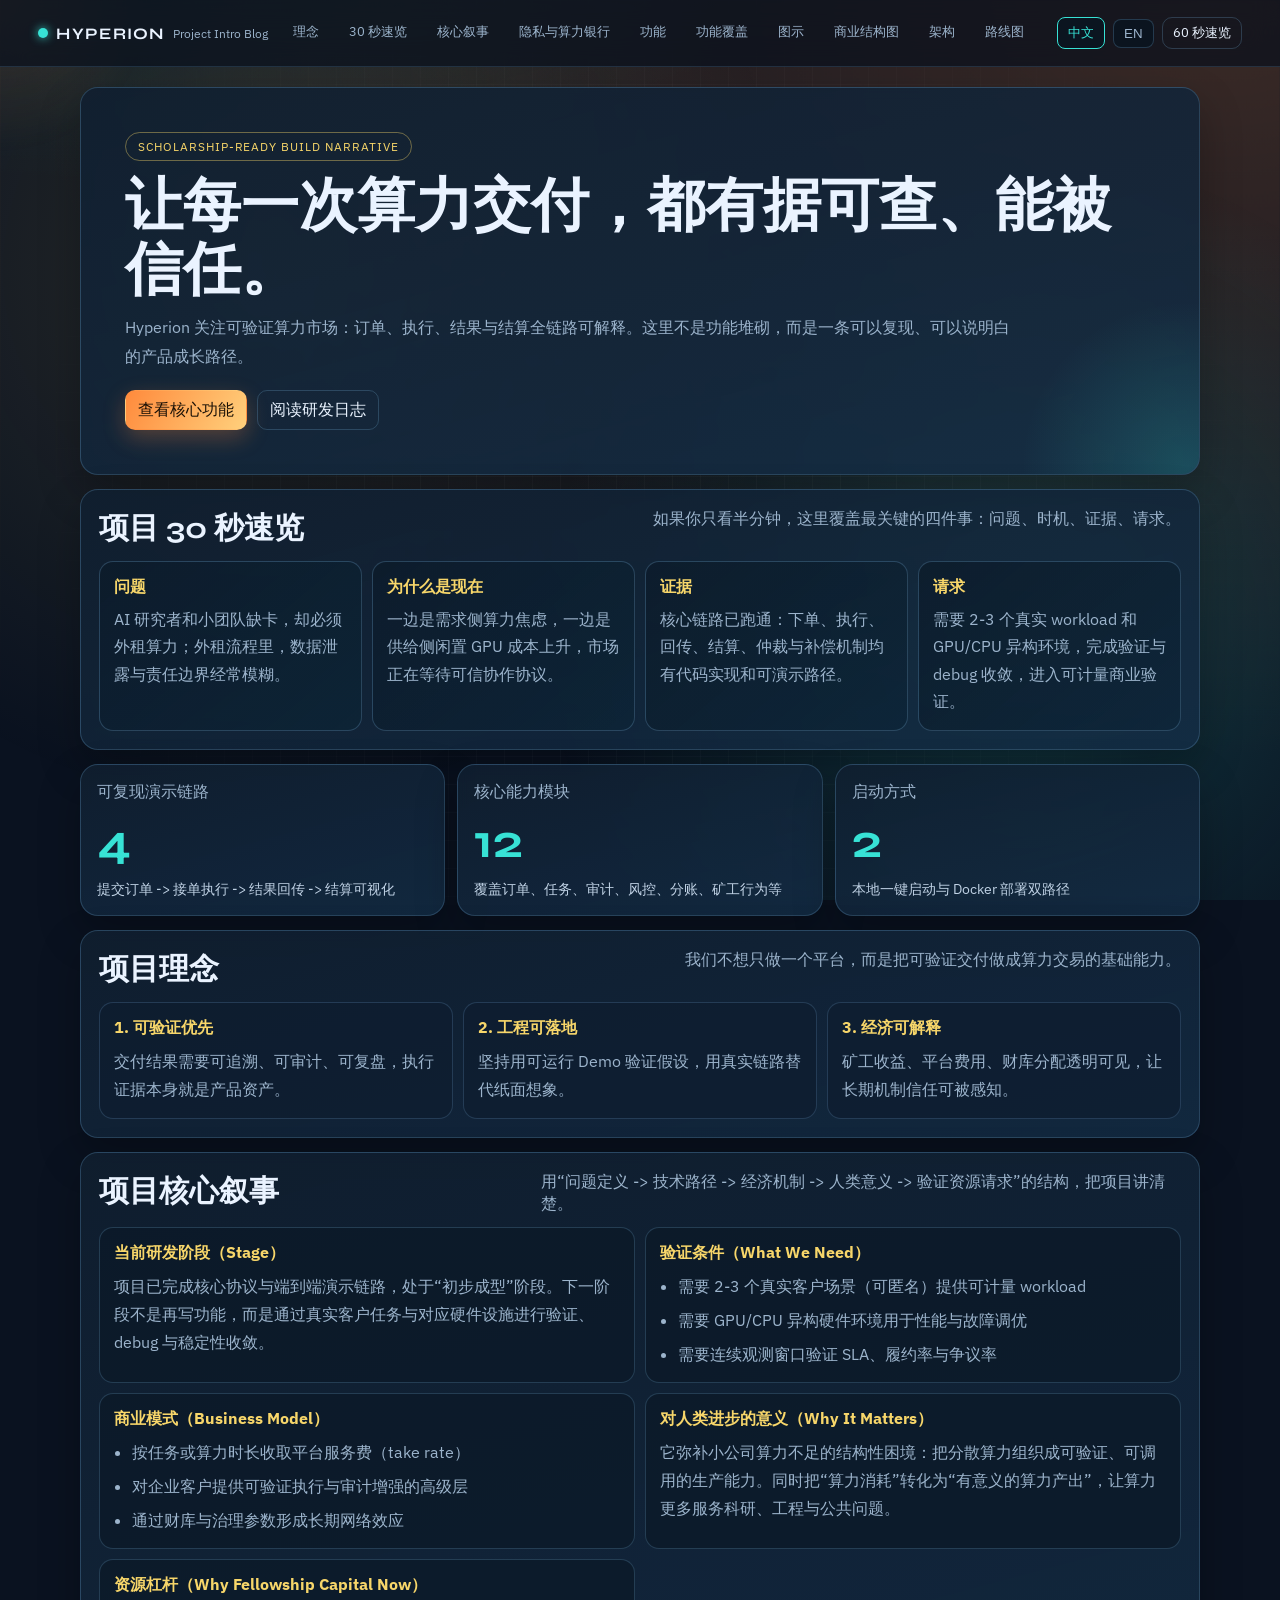
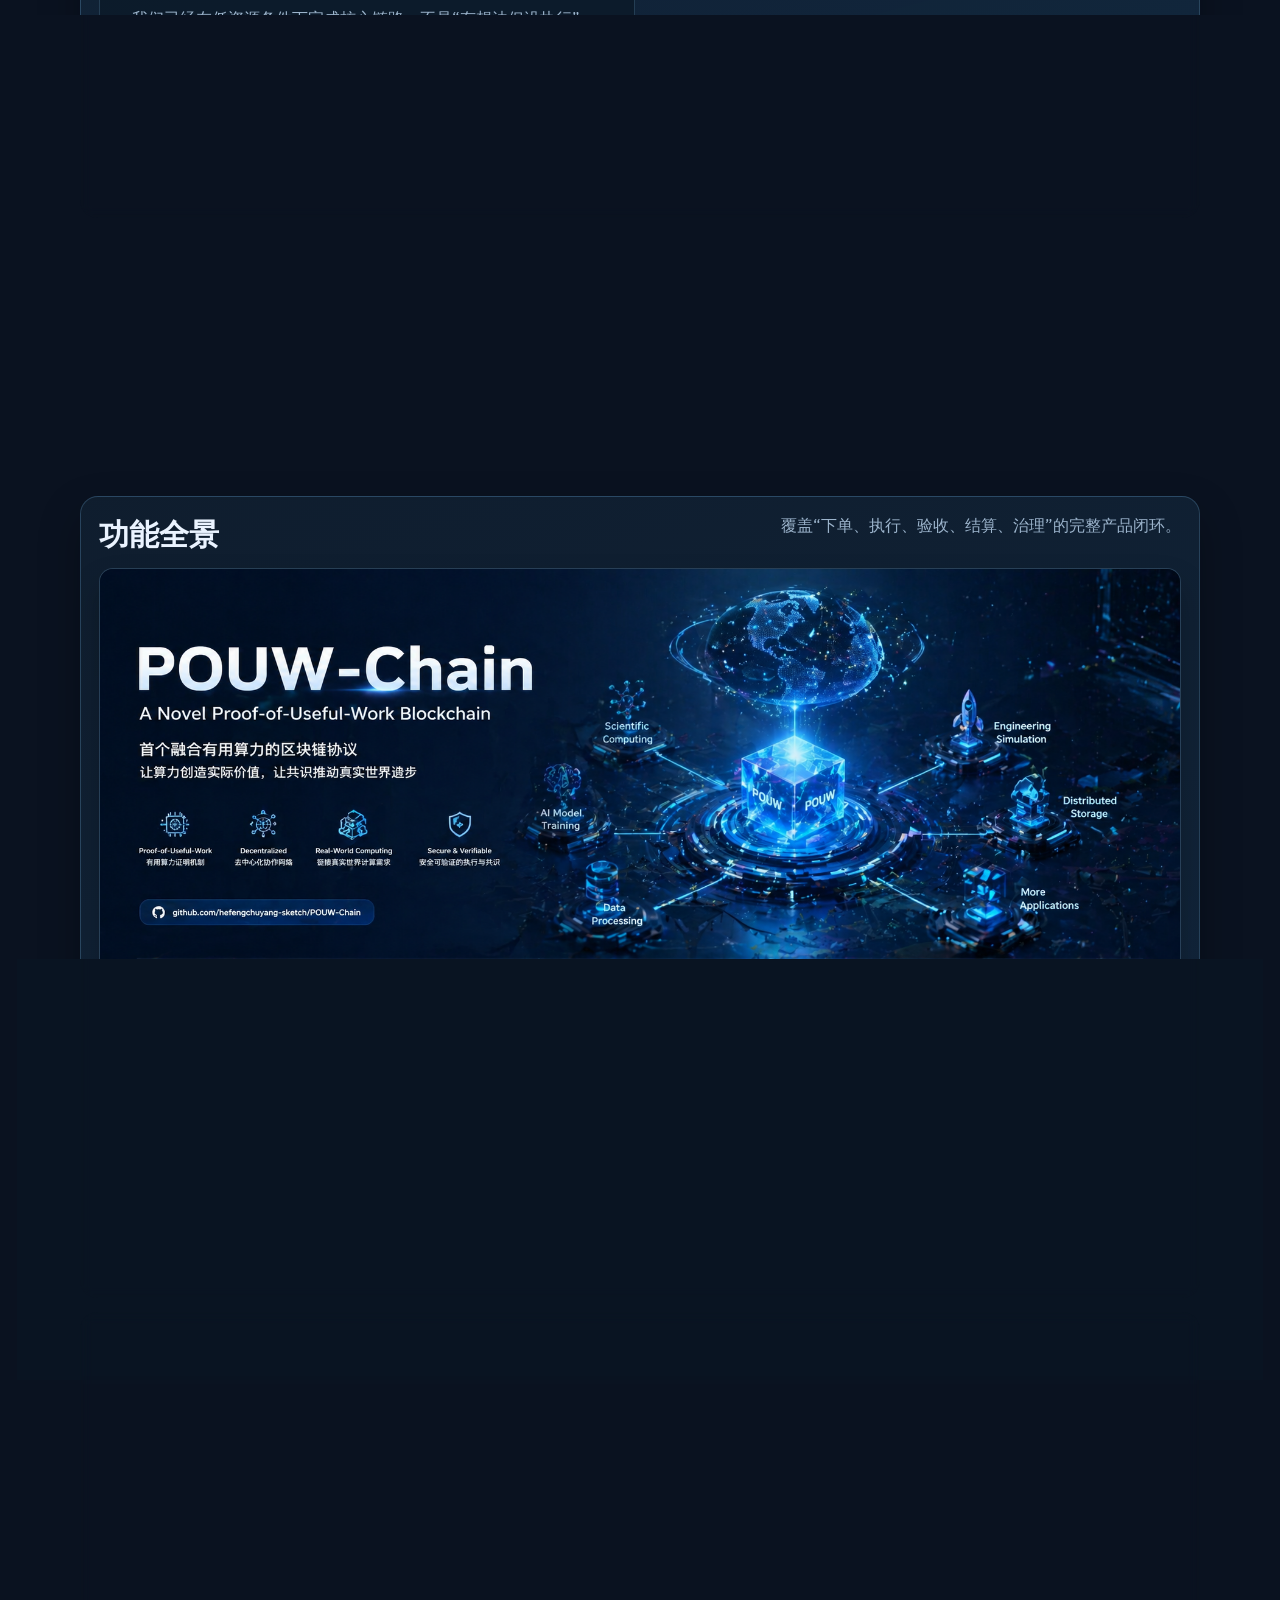
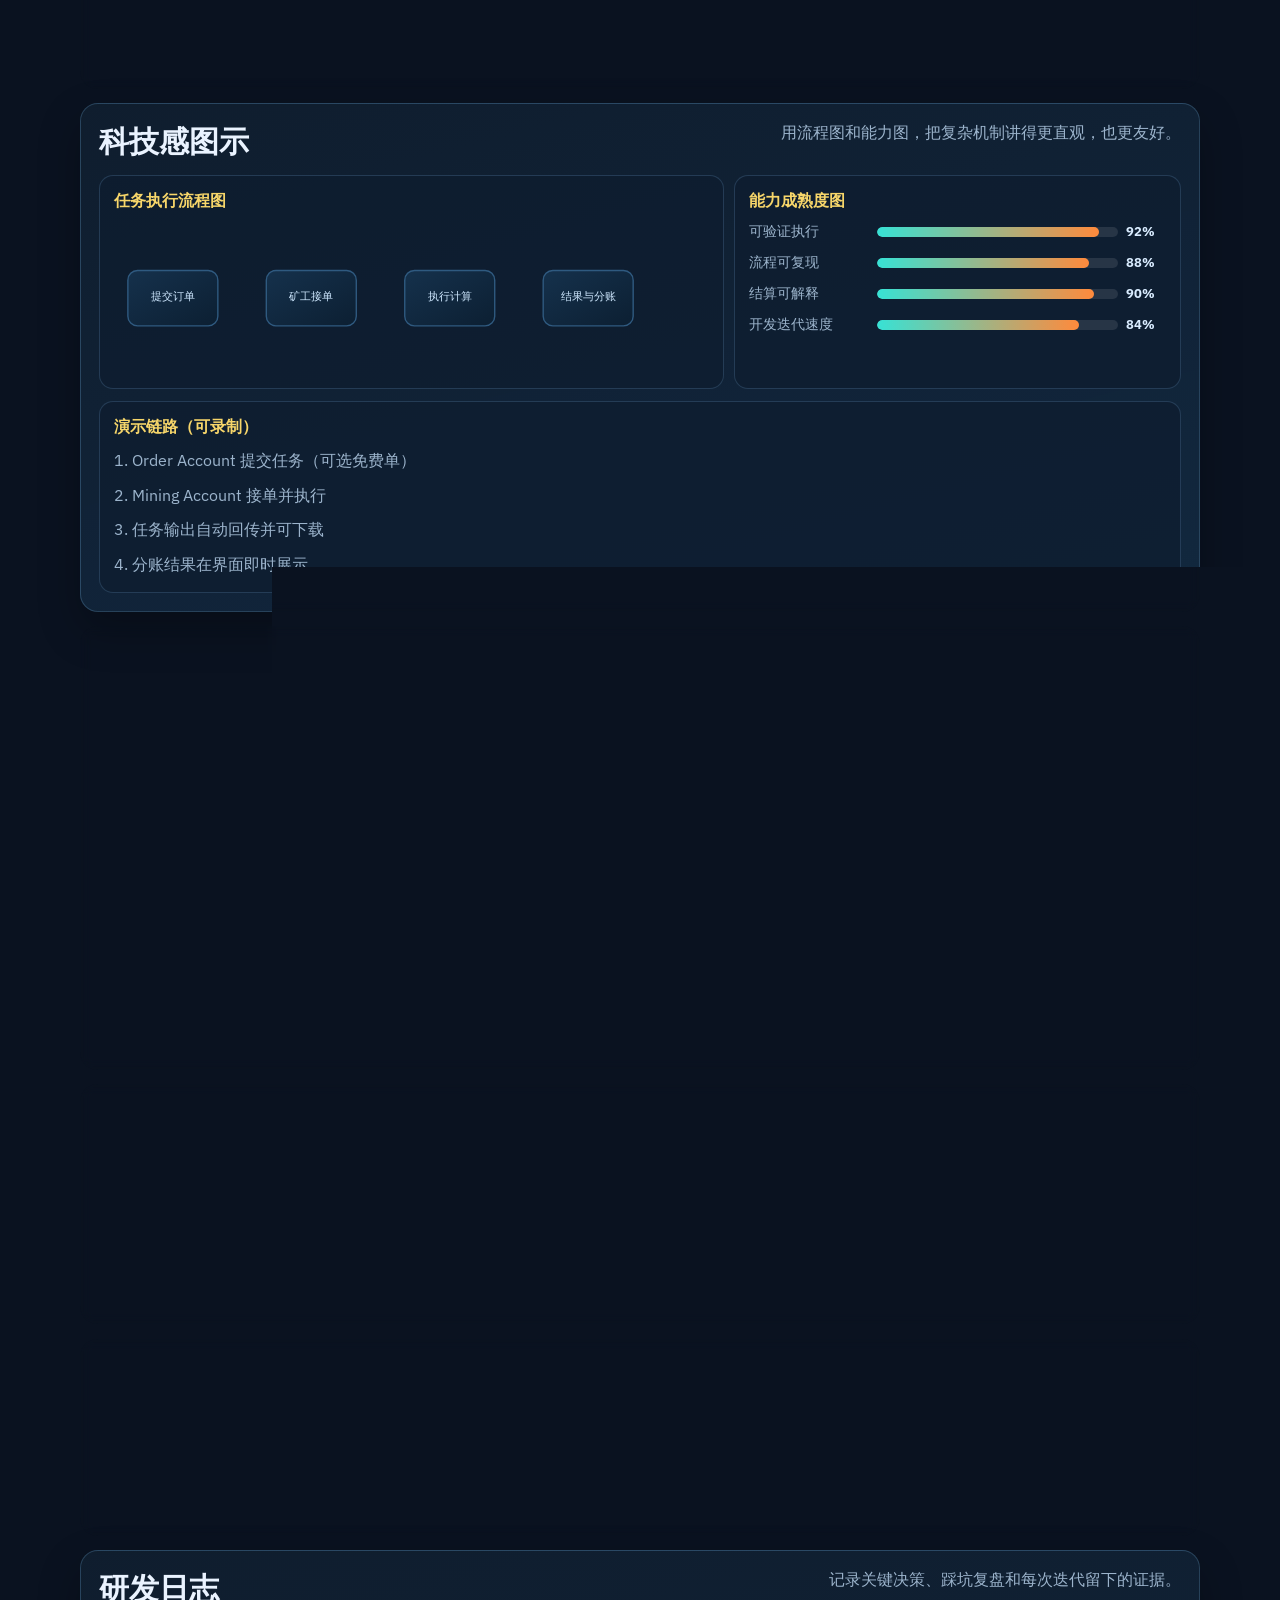
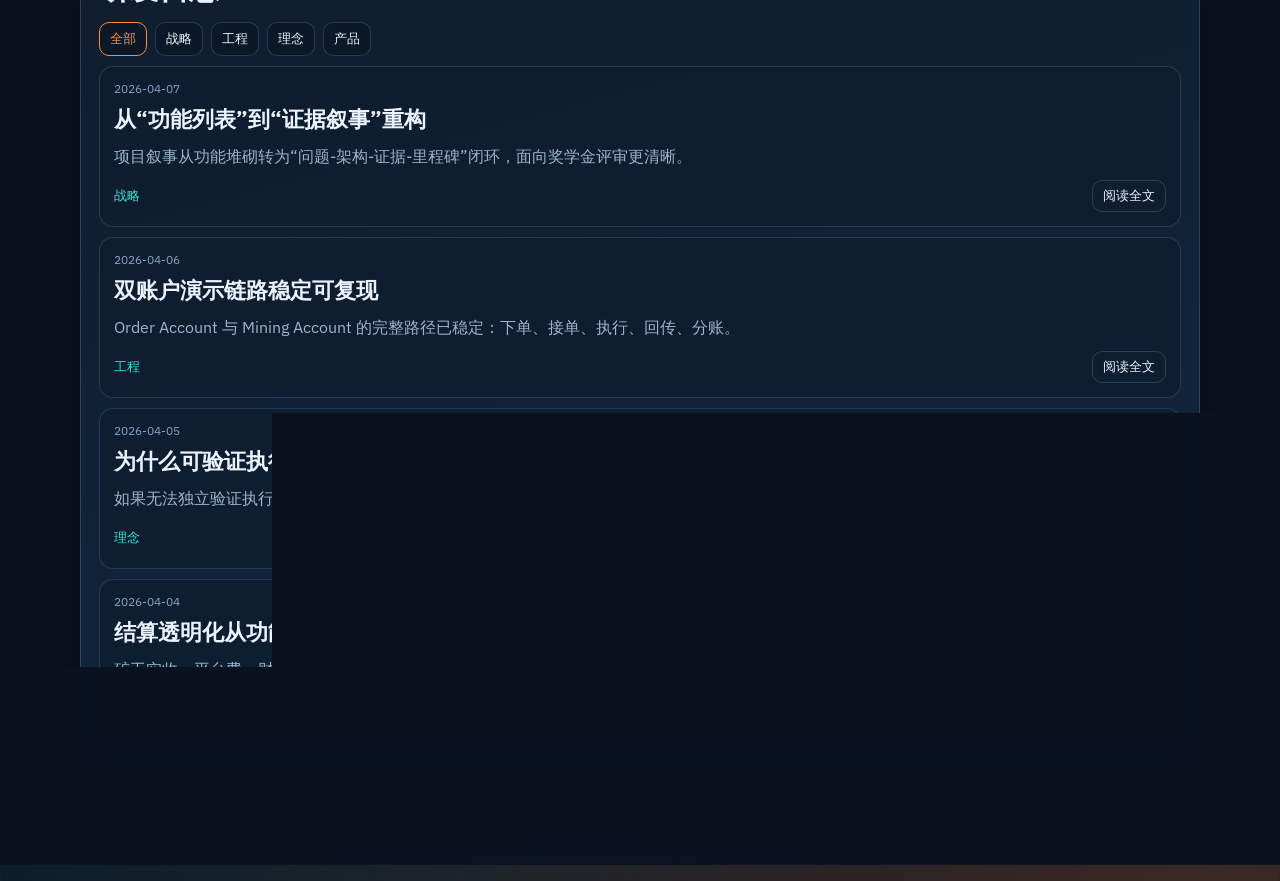
<file: index.html>
<!doctype html>
<html lang="zh-CN">
  <head>
    <meta charset="UTF-8" />
    <meta name="viewport" content="width=device-width, initial-scale=1.0" />
    <title>Hyperion | 可验证算力市场项目博客</title>
    <link rel="preconnect" href="https://fonts.googleapis.com" />
    <link rel="preconnect" href="https://fonts.gstatic.com" crossorigin />
    <link href="https://fonts.googleapis.com/css2?family=Syne:wght@500;700;800&family=IBM+Plex+Sans:wght@400;500;700&display=swap" rel="stylesheet" />
    <link rel="stylesheet" href="./styles.css" />
  </head>
  <body>
    <div class="bg-layer grid"></div>
    <div class="bg-layer glow"></div>
    <div id="cursor-light"></div>

    <header class="site-nav reveal">
      <div class="brand">
        <span class="dot"></span>
        <strong>HYPERION</strong>
        <small>Project Intro Blog</small>
      </div>
      <nav>
        <a href="#vision" data-i18n="navVision">理念</a>
        <a href="#quick-scan" data-i18n="navQuickScan">30 秒速览</a>
        <a href="#fellowship" data-i18n="navFellowship">核心叙事</a>
        <a href="#privacy-bank" data-i18n="navPrivacyBank">隐私与算力银行</a>
        <a href="#features" data-i18n="navFeatures">功能</a>
        <a href="#coverage" data-i18n="navCoverage">功能覆盖</a>
        <a href="#visuals" data-i18n="navVisuals">图示</a>
        <a href="#structure" data-i18n="navStructure">结构图</a>
        <a href="#architecture" data-i18n="navArchitecture">架构</a>
        <a href="#roadmap" data-i18n="navRoadmap">路线图</a>
        <a href="#logs" data-i18n="navLogs">研发日志</a>
      </nav>
      <div class="lang-switch">
        <button id="lang-zh" class="lang-btn active">中文</button>
        <button id="lang-en" class="lang-btn">EN</button>
        <a class="btn ghost small" href="./onepager.html" data-i18n="onePager">60 秒速览</a>
      </div>
    </header>

    <main>
      <section class="hero reveal">
        <p class="tagline" data-i18n="tagline">Scholarship-Ready Build Narrative</p>
        <h1 data-i18n="heroTitle">把算力交易从“信任叙事”升级为“证据叙事”。</h1>
        <p class="subtitle" data-i18n="heroSubtitle">Hyperion 聚焦可验证算力市场：订单、执行、结果与结算全链路可解释。这个博客不仅展示功能，更展示理念、方法论与可复现执行力。</p>
        <div class="hero-cta">
          <a class="btn primary" href="#features" data-i18n="heroCta1">查看核心功能</a>
          <a class="btn ghost" href="#logs" data-i18n="heroCta2">阅读研发日志</a>
        </div>
      </section>

      <section id="quick-scan" class="panel reveal">
        <div class="panel-head">
          <h3 data-i18n="scanTitle">项目 30 秒速览</h3>
          <p data-i18n="scanDesc">如果你只看半分钟，这里覆盖最关键的四件事：问题、时机、证据、请求。</p>
        </div>
        <div class="scan-grid">
          <article class="scan-card">
            <h4 data-i18n="scan1t">Problem</h4>
            <p data-i18n="scan1d">AI 研究者和小团队缺卡，却必须外租算力；外租流程里，数据泄露与责任边界经常模糊。</p>
          </article>
          <article class="scan-card">
            <h4 data-i18n="scan2t">Why Now</h4>
            <p data-i18n="scan2d">一边是需求侧算力焦虑，一边是供给侧闲置 GPU 成本上升，市场正在等待可信协作协议。</p>
          </article>
          <article class="scan-card">
            <h4 data-i18n="scan3t">Proof</h4>
            <p data-i18n="scan3d">核心链路已跑通：下单、执行、回传、结算、仲裁与补偿机制均有代码实现和可演示路径。</p>
          </article>
          <article class="scan-card">
            <h4 data-i18n="scan4t">Ask</h4>
            <p data-i18n="scan4d">需要 2-3 个真实 workload 和 GPU/CPU 异构环境，完成验证与 debug 收敛，进入可计量商业验证。</p>
          </article>
        </div>
      </section>

      <section class="kpi-grid reveal">
        <article class="kpi-card">
          <p data-i18n="kpi1Label">可复现演示链路</p>
          <h2 data-counter="4">0</h2>
          <span data-i18n="kpi1Desc">提交订单 → 接单执行 → 结果回传 → 结算可视化</span>
        </article>
        <article class="kpi-card">
          <p data-i18n="kpi2Label">核心能力模块</p>
          <h2 data-counter="12">0</h2>
          <span data-i18n="kpi2Desc">覆盖订单、任务、审计、风控、分账、矿工行为等</span>
        </article>
        <article class="kpi-card">
          <p data-i18n="kpi3Label">启动方式</p>
          <h2 data-counter="2">0</h2>
          <span data-i18n="kpi3Desc">本地一键启动与 Docker 部署双路径</span>
        </article>
      </section>

      <section id="vision" class="panel reveal">
        <div class="panel-head">
          <h3 data-i18n="visionTitle">项目理念</h3>
          <p data-i18n="visionDesc">不是“再做一个算力平台”，而是定义下一代可验证算力交易协议。</p>
        </div>
        <div class="vision-grid">
          <article>
            <h4 data-i18n="v1t">1. 可验证优先</h4>
            <p data-i18n="v1d">交付结果必须可追溯、可审计、可复盘，执行证据是产品核心资产。</p>
          </article>
          <article>
            <h4 data-i18n="v2t">2. 工程可落地</h4>
            <p data-i18n="v2d">坚持用可运行 Demo 验证假设，用真实链路替代 PPT 叙事。</p>
          </article>
          <article>
            <h4 data-i18n="v3t">3. 经济可解释</h4>
            <p data-i18n="v3d">矿工收益、平台费用、财库分配透明可见，建立长期机制信任。</p>
          </article>
        </div>
      </section>

      <section id="fellowship" class="panel reveal">
        <div class="panel-head">
          <h3 data-i18n="fellowshipTitle">项目核心叙事</h3>
          <p data-i18n="fellowshipDesc">用“问题定义 -> 技术路径 -> 经济机制 -> 人类意义 -> 验证资源请求”的结构，把项目讲清楚。</p>
        </div>

        <div class="thesis-grid">
          <article class="thesis-card">
            <h4 data-i18n="fs1Title">当前研发阶段（Stage）</h4>
            <p data-i18n="fs1Body">项目已完成核心协议与端到端演示链路，处于“初步成型”阶段。下一阶段不是再写功能，而是通过真实客户任务与对应硬件设施进行验证、debug 与稳定性收敛。</p>
          </article>
          <article class="thesis-card">
            <h4 data-i18n="fs2Title">验证条件（What We Need）</h4>
            <ul>
              <li data-i18n="fs2a">需要 2-3 个真实客户场景（可匿名）提供可计量 workload</li>
              <li data-i18n="fs2b">需要 GPU/CPU 异构硬件环境用于性能与故障调优</li>
              <li data-i18n="fs2c">需要连续观测窗口验证 SLA、履约率与争议率</li>
            </ul>
          </article>
          <article class="thesis-card">
            <h4 data-i18n="fs3Title">商业模式（Business Model）</h4>
            <ul>
              <li data-i18n="fs3a">按任务或算力时长收取平台服务费（take rate）</li>
              <li data-i18n="fs3b">对企业客户提供可验证执行与审计增强的高级层</li>
              <li data-i18n="fs3c">通过财库与治理参数形成长期网络效应</li>
            </ul>
          </article>
          <article class="thesis-card">
            <h4 data-i18n="fs4Title">对人类进步的意义（Why It Matters）</h4>
            <p data-i18n="fs4Body">它弥补小公司算力不足的结构性困境：把分散算力组织成可验证、可调用的生产能力。同时把“算力消耗”转化为“有意义的算力产出”，让算力更多服务科研、工程与公共问题。</p>
          </article>
          <article class="thesis-card">
            <h4 data-i18n="fs5Title">资源杠杆（Why Fellowship Capital Now）</h4>
            <ul>
              <li data-i18n="fs5a">我们已经在低资源条件下完成核心链路，不是“有想法但没执行”。</li>
              <li data-i18n="fs5b">当前瓶颈是验证资源：真实 workload、GPU 时间、连续观测窗口。</li>
              <li data-i18n="fs5c">资助将把已验证的执行力从 1x 放大到 10x，转化为可计量的市场证据。</li>
            </ul>
          </article>
        </div>

        <div class="thesis-note" data-i18n="fellowshipNote">我们要证明的不只是“能跑”，而是“能被信任、能被付费、能规模化复制”。</div>
      </section>

      <section id="privacy-bank" class="panel reveal">
        <div class="panel-head">
          <h3 data-i18n="pbTitle">数据隐私化 + 算力银行属性</h3>
          <p data-i18n="pbDesc">从“我没有显卡但要跑数据”的真实问题出发，构建可验证、可审计、可结算的算力协作网络。</p>
        </div>
        <div class="pb-grid">
          <article class="pb-card">
            <h4 data-i18n="pb1Title">真实痛点</h4>
            <p data-i18n="pb1Body">AI 科研常常需要临时高算力，个人或小团队没有足够 GPU，只能外租算力；外租过程中，数据泄露风险和责任归属常常不清晰。</p>
          </article>
          <article class="pb-card">
            <h4 data-i18n="pb2Title">隐私化路径</h4>
            <ul>
              <li data-i18n="pb2a">端到端加密传输与任务生命周期跟踪</li>
              <li data-i18n="pb2b">异常、争议、补偿可追踪到链上记录</li>
              <li data-i18n="pb2c">标准/增强/机密模式适配不同风险等级</li>
            </ul>
          </article>
          <article class="pb-card">
            <h4 data-i18n="pb3Title">算力银行机制</h4>
            <ul>
              <li data-i18n="pb3a">闲置 GPU 成为可存入的生产型算力资产</li>
              <li data-i18n="pb3b">需求侧按任务调用，不必一次性重资产买卡</li>
              <li data-i18n="pb3c">收益、费用、补偿通过协议透明结算</li>
            </ul>
          </article>
        </div>
      </section>

      <section id="features" class="panel reveal">
        <div class="panel-head">
          <h3 data-i18n="featuresTitle">功能全景</h3>
          <p data-i18n="featuresDesc">覆盖“下单、执行、验收、结算、治理”的完整产品闭环。</p>
        </div>
        <figure class="feature-hero-image">
          <img src="./assets/images/pouw-chain-banner.png" alt="POUW-Chain project overview banner" loading="lazy" />
        </figure>
        <div class="feature-matrix">
          <article>
            <h4 data-i18n="f1t">订单与市场层</h4>
            <ul>
              <li data-i18n="f1a">动态定价与订单簿</li>
              <li data-i18n="f1b">免费单/付费单双模式</li>
              <li data-i18n="f1c">双账户角色协作演示</li>
            </ul>
          </article>
          <article>
            <h4 data-i18n="f2t">执行与验收层</h4>
            <ul>
              <li data-i18n="f2a">任务状态实时追踪</li>
              <li data-i18n="f2b">结果文件回传与下载</li>
              <li data-i18n="f2c">协议判定与争议处理</li>
            </ul>
          </article>
          <article>
            <h4 data-i18n="f3t">结算与治理层</h4>
            <ul>
              <li data-i18n="f3a">矿工收益/平台费/财库税可视化</li>
              <li data-i18n="f3b">账户与 UTXO 追溯</li>
              <li data-i18n="f3c">治理提案与投票接口</li>
            </ul>
          </article>
        </div>
      </section>

      <section id="coverage" class="panel reveal">
        <div class="panel-head">
          <h3 data-i18n="coverageTitle">已实现功能覆盖图</h3>
          <p data-i18n="coverageDesc">按能力域展示已实现模块，方便评审快速判断“不是概念稿，而是工程系统”。</p>
        </div>

        <div class="coverage-grid">
          <article class="coverage-card"><h4 data-i18n="cv1t">共识与链层</h4><p data-i18n="cv1d">POUW/S-Box PoUW、统一共识引擎、双见证兑换</p></article>
          <article class="coverage-card"><h4 data-i18n="cv2t">算力市场</h4><p data-i18n="cv2d">订单簿、动态定价、调度器、任务优先级策略</p></article>
          <article class="coverage-card"><h4 data-i18n="cv3t">隐私与安全</h4><p data-i18n="cv3d">E2E 加密、S-Box 加固、防攻击与矿工安全管理</p></article>
          <article class="coverage-card"><h4 data-i18n="cv4t">任务生命周期</h4><p data-i18n="cv4d">创建、接单、执行、验收、超时取消、结果回传</p></article>
          <article class="coverage-card"><h4 data-i18n="cv5t">补偿与仲裁</h4><p data-i18n="cv5d">上传超时补偿、违约赔付、质押仲裁与罚没分配</p></article>
          <article class="coverage-card"><h4 data-i18n="cv6t">治理与财库</h4><p data-i18n="cv6d">DAO 财库、治理参数、协议费池与自动分配</p></article>
          <article class="coverage-card"><h4 data-i18n="cv7t">网络与传输</h4><p data-i18n="cv7d">消息队列、P2P 隧道、分发与 TLS 网络层</p></article>
          <article class="coverage-card"><h4 data-i18n="cv8t">钱包与结算</h4><p data-i18n="cv8d">钱包、UTXO、主币转账、多币种结算路径</p></article>
        </div>
      </section>

      <section id="visuals" class="panel reveal">
        <div class="panel-head">
          <h3 data-i18n="visualTitle">科技感图示</h3>
          <p data-i18n="visualDesc">用流程图和能力图把系统机制直观呈现给国际评审。</p>
        </div>

        <div class="visual-grid">
          <article class="visual-card">
            <h4 data-i18n="flowTitle">任务执行流程图</h4>
            <svg viewBox="0 0 860 220" class="flow-svg" role="img" aria-label="task flow">
              <defs>
                <linearGradient id="nodeGrad" x1="0" y1="0" x2="1" y2="1">
                  <stop offset="0%" stop-color="#15314c" />
                  <stop offset="100%" stop-color="#0c1f32" />
                </linearGradient>
                <linearGradient id="lineGrad" x1="0" y1="0" x2="1" y2="0">
                  <stop offset="0%" stop-color="#37e2d5" />
                  <stop offset="100%" stop-color="#ff8a3c" />
                </linearGradient>
              </defs>
              <g fill="none" stroke="url(#lineGrad)" stroke-width="4">
                <path d="M150 110 H250" />
                <path d="M350 110 H450" />
                <path d="M550 110 H650" />
              </g>
              <g fill="url(#nodeGrad)" stroke="#2f5a80" stroke-width="2">
                <rect x="20" y="70" width="130" height="80" rx="14" />
                <rect x="220" y="70" width="130" height="80" rx="14" />
                <rect x="420" y="70" width="130" height="80" rx="14" />
                <rect x="620" y="70" width="130" height="80" rx="14" />
              </g>
              <g fill="#cfe8ff" font-size="16" font-family="IBM Plex Sans" text-anchor="middle">
                <text x="85" y="112" data-i18n-svg="flow1">提交订单</text>
                <text x="285" y="112" data-i18n-svg="flow2">矿工接单</text>
                <text x="485" y="112" data-i18n-svg="flow3">执行计算</text>
                <text x="685" y="112" data-i18n-svg="flow4">结果与分账</text>
              </g>
            </svg>
          </article>

          <article class="visual-card">
            <h4 data-i18n="radarTitle">能力成熟度图</h4>
            <div class="radar-list">
              <div class="radar-row"><span data-i18n="r1">可验证执行</span><i style="--score: 92"></i><b>92%</b></div>
              <div class="radar-row"><span data-i18n="r2">流程可复现</span><i style="--score: 88"></i><b>88%</b></div>
              <div class="radar-row"><span data-i18n="r3">结算可解释</span><i style="--score: 90"></i><b>90%</b></div>
              <div class="radar-row"><span data-i18n="r4">开发迭代速度</span><i style="--score: 84"></i><b>84%</b></div>
            </div>
          </article>
        </div>

        <div class="flow-board">
          <h4 data-i18n="demoFlowTitle">演示链路（可录制）</h4>
          <ol>
            <li data-i18n="d1">Order Account 提交任务（可选免费单）</li>
            <li data-i18n="d2">Mining Account 接单并执行</li>
            <li data-i18n="d3">任务输出自动回传并可下载</li>
            <li data-i18n="d4">分账结果在界面即时展示</li>
          </ol>
        </div>
      </section>

      <section id="structure" class="panel reveal">
        <div class="panel-head">
          <h3 data-i18n="structureTitle">商业化技术结构图</h3>
          <p data-i18n="structureDesc">从需求进入到交付可信，再到收入沉淀与治理反馈，这张图把业务闭环和技术闭环放在同一视角。</p>
        </div>

        <div class="biz-structure-grid">
          <article class="biz-card">
            <h4 data-i18n="bs1Title">1) 需求与交易入口</h4>
            <ul class="biz-list">
              <li data-i18n="bs1a">客户通过 Web / API / SDK 提交任务需求</li>
              <li data-i18n="bs1b">订单簿与动态定价完成供需匹配</li>
              <li data-i18n="bs1c">调度层按成本、信誉、可用性分发任务</li>
            </ul>
          </article>

          <article class="biz-card">
            <h4 data-i18n="bs2Title">2) 可信交付引擎</h4>
            <ul class="biz-list">
              <li data-i18n="bs2a">矿工执行、结果回传、验收判定形成交付证据</li>
              <li data-i18n="bs2b">争议仲裁、审计记录、安全策略降低履约风险</li>
              <li data-i18n="bs2c">核心模块：pouw_executor / task_acceptance / arbitration / audit</li>
            </ul>
          </article>

          <article class="biz-card">
            <h4 data-i18n="bs3Title">3) 收入沉淀与治理增长</h4>
            <ul class="biz-list">
              <li data-i18n="bs3a">收益分账明确矿工收入、平台费、财库税</li>
              <li data-i18n="bs3b">治理参数反哺定价、风控和调度策略</li>
              <li data-i18n="bs3c">核心模块：revenue_tracking / protocol_fee_pool / dao_treasury / governance</li>
            </ul>
          </article>
        </div>

        <div class="biz-loop" aria-label="business technical loop">
          <div class="loop-node" data-i18n="bl1">需求进入</div>
          <span class="loop-arrow">→</span>
          <div class="loop-node" data-i18n="bl2">可信执行</div>
          <span class="loop-arrow">→</span>
          <div class="loop-node" data-i18n="bl3">透明结算</div>
          <span class="loop-arrow">→</span>
          <div class="loop-node" data-i18n="bl4">治理优化</div>
        </div>

        <p class="structure-note" data-i18n="structureNote">商业上，它对应获客-交付-复购；技术上，它对应调度-验证-结算-治理。</p>
      </section>

      <section id="architecture" class="panel reveal">
        <div class="panel-head">
          <h3 data-i18n="archTitle">架构拆解</h3>
          <p data-i18n="archDesc">点击切换不同视角，查看系统的协议、运行时和经济模型设计。</p>
        </div>
        <div class="arch-tabs" id="arch-tabs">
          <button class="arch-tab active" data-arch="protocol" data-i18n="tab1">协议层</button>
          <button class="arch-tab" data-arch="runtime" data-i18n="tab2">运行时层</button>
          <button class="arch-tab" data-arch="economics" data-i18n="tab3">经济层</button>
        </div>
        <article id="arch-panel" class="arch-panel"></article>
      </section>

      <section id="roadmap" class="panel reveal">
        <div class="panel-head">
          <h3 data-i18n="roadTitle">12 个月路线图</h3>
          <p data-i18n="roadDesc">从演示验证走向真实负载试点与付费验证。</p>
        </div>
        <ul class="roadmap-list">
          <li data-i18n="q2"><strong>Q2</strong>：强化稳定性、可观测性与 Demo 可录制性</li>
          <li data-i18n="q3"><strong>Q3</strong>：接入执行证明与 SLA 自动评估</li>
          <li data-i18n="q4"><strong>Q4</strong>：引入外部 workload，进行测试网试点</li>
          <li data-i18n="q1"><strong>Q1</strong>：形成可计量商业验证与早期付费用户</li>
        </ul>
      </section>

      <section id="logs" class="panel reveal">
        <div class="panel-head">
          <h3 data-i18n="logTitle">研发日志</h3>
          <p data-i18n="logDesc">记录关键决策、失败复盘与迭代证据。</p>
        </div>
        <div id="log-filters" class="log-filters"></div>
        <div id="log-list" class="log-list"></div>
      </section>
    </main>

    <footer class="site-footer reveal">
      <p data-i18n="footer">Hyperion Project Blog · Built for scholarship and investor-level technical review.</p>
    </footer>

    <dialog id="log-dialog">
      <article>
        <p id="dialog-meta" class="dialog-meta"></p>
        <h3 id="dialog-title"></h3>
        <div id="dialog-content"></div>
        <button id="dialog-close" class="btn primary" data-i18n="close">关闭</button>
      </article>
    </dialog>

    <template id="log-item-template">
      <article class="log-item">
        <p class="log-meta"></p>
        <h4></h4>
        <p class="log-excerpt"></p>
        <div class="log-foot">
          <span class="log-tag"></span>
          <button class="btn ghost small" data-i18n="readMore">阅读全文</button>
        </div>
      </article>
    </template>

    <script src="./script.js"></script>
  </body>
</html>
</file>
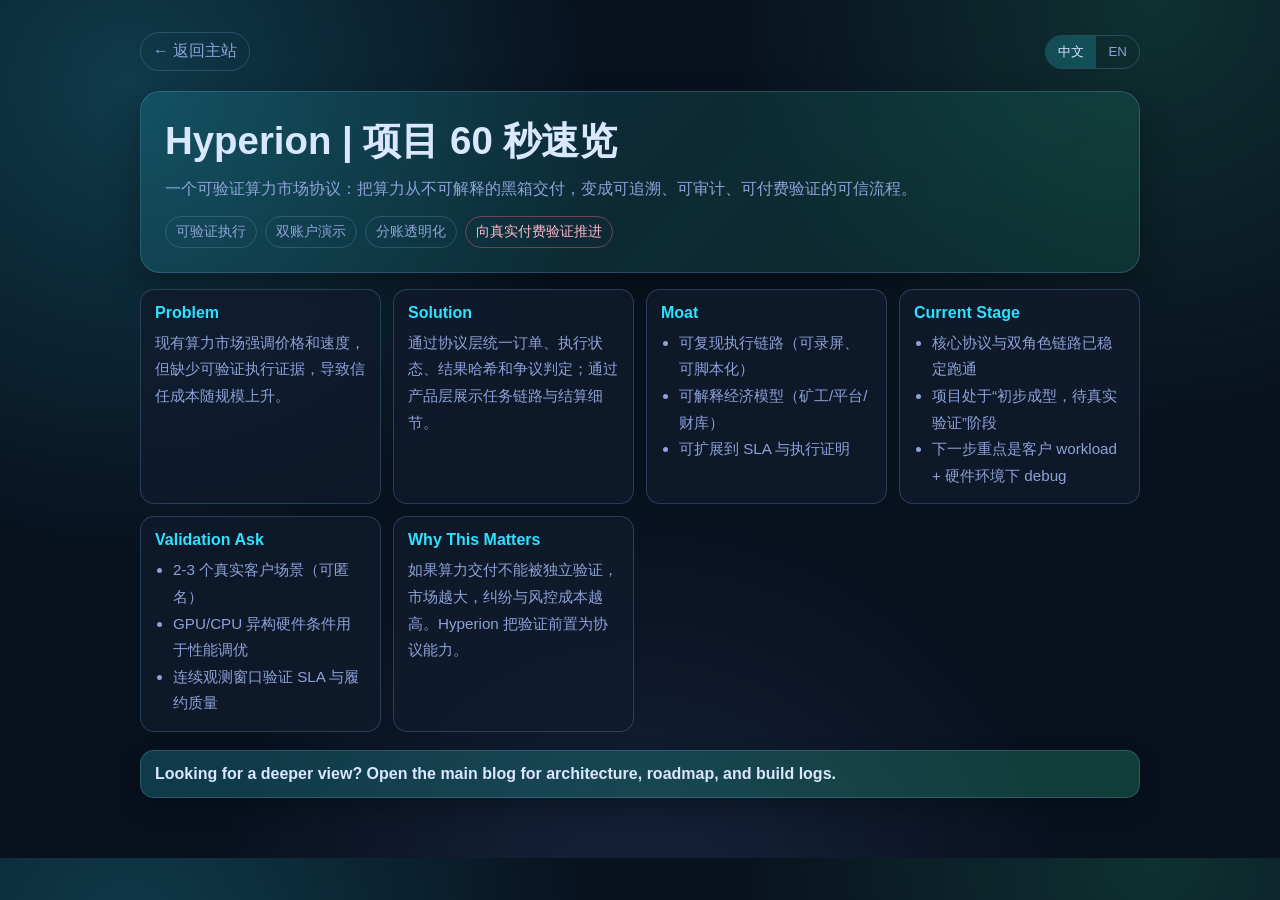
<file: onepager.html>
<!DOCTYPE html>
<html lang="zh-CN">
<head>
  <meta charset="UTF-8" />
  <meta name="viewport" content="width=device-width, initial-scale=1.0" />
  <title>Hyperion | 60s One Pager</title>
  <style>
    :root {
      --bg: #08111e;
      --card: rgba(16, 28, 46, 0.78);
      --line: rgba(120, 170, 214, 0.26);
      --text: #d9e7ff;
      --muted: #8ea2d8;
      --accent: #2de2ff;
      --accent-2: #36f2a3;
      --danger: #ff5f8a;
    }

    * {
      box-sizing: border-box;
    }

    body {
      margin: 0;
      font-family: "Space Grotesk", "Segoe UI", sans-serif;
      background:
        radial-gradient(circle at 10% 10%, rgba(45, 226, 255, 0.2), transparent 34%),
        radial-gradient(circle at 90% 0%, rgba(54, 242, 163, 0.14), transparent 30%),
        radial-gradient(circle at 50% 110%, rgba(122, 150, 255, 0.14), transparent 38%),
        var(--bg);
      color: var(--text);
    }

    .wrap {
      width: min(1000px, 92vw);
      margin: 32px auto 60px;
    }

    .top {
      display: flex;
      justify-content: space-between;
      align-items: center;
      margin-bottom: 20px;
      gap: 12px;
    }

    .back {
      color: var(--muted);
      text-decoration: none;
      border: 1px solid var(--line);
      border-radius: 999px;
      padding: 8px 12px;
      transition: 0.2s;
    }

    .back:hover {
      color: var(--text);
      border-color: var(--accent);
    }

    .lang {
      display: inline-flex;
      border: 1px solid var(--line);
      border-radius: 999px;
      overflow: hidden;
    }

    .lang button {
      background: transparent;
      border: 0;
      color: var(--muted);
      padding: 7px 12px;
      cursor: pointer;
    }

    .lang button.active {
      background: rgba(45, 226, 255, 0.2);
      color: var(--text);
    }

    .hero {
      background: linear-gradient(135deg, rgba(45, 226, 255, 0.14), rgba(54, 242, 163, 0.1));
      border: 1px solid var(--line);
      border-radius: 20px;
      padding: 24px;
      margin-bottom: 16px;
      box-shadow: 0 14px 34px rgba(0, 0, 0, 0.28);
    }

    h1 {
      margin: 0 0 8px;
      font-size: clamp(1.5rem, 3vw, 2.4rem);
    }

    .sub {
      color: var(--muted);
      margin: 0;
      line-height: 1.8;
    }

    .grid {
      margin-top: 16px;
      display: grid;
      grid-template-columns: repeat(auto-fit, minmax(220px, 1fr));
      gap: 12px;
    }

    .card {
      background: var(--card);
      border: 1px solid var(--line);
      border-radius: 14px;
      padding: 14px;
      backdrop-filter: blur(6px);
      transition: transform 220ms ease, border-color 220ms ease;
    }

    .card:hover {
      transform: translateY(-2px);
      border-color: rgba(45, 226, 255, 0.4);
    }

    .card h3 {
      margin: 0 0 8px;
      font-size: 1rem;
      color: var(--accent);
    }

    .card p,
    .card li {
      margin: 0;
      color: var(--muted);
      line-height: 1.75;
      font-size: 0.95rem;
    }

    ul {
      margin: 0;
      padding-left: 18px;
    }

    .pill-row {
      margin-top: 12px;
      display: flex;
      flex-wrap: wrap;
      gap: 8px;
    }

    .pill {
      border: 1px solid var(--line);
      border-radius: 999px;
      padding: 6px 10px;
      color: var(--muted);
      font-size: 0.85rem;
    }

    .risk {
      border-color: rgba(255, 95, 138, 0.4);
      color: #ffb5ca;
    }

    .cta {
      margin-top: 18px;
      background: linear-gradient(90deg, rgba(45, 226, 255, 0.2), rgba(54, 242, 163, 0.2));
      border: 1px solid var(--line);
      border-radius: 14px;
      padding: 14px;
      color: var(--text);
      font-weight: 600;
      box-shadow: 0 10px 24px rgba(0, 0, 0, 0.24);
    }
  </style>
</head>
<body>
  <div class="wrap">
    <div class="top">
      <a class="back" href="index.html" data-i18n="back">← 返回主站</a>
      <div class="lang">
        <button id="zh" class="active">中文</button>
        <button id="en">EN</button>
      </div>
    </div>

    <section class="hero">
      <h1 data-i18n="title">Hyperion | 项目 60 秒速览</h1>
      <p class="sub" data-i18n="subtitle">一个可验证算力市场协议：把算力从不可解释的黑箱交付，变成可追溯、可审计、可付费验证的可信流程。</p>
      <div class="pill-row">
        <span class="pill" data-i18n="tag1">可验证执行</span>
        <span class="pill" data-i18n="tag2">双账户演示</span>
        <span class="pill" data-i18n="tag3">分账透明化</span>
        <span class="pill risk" data-i18n="tag4">向真实付费验证推进</span>
      </div>
    </section>

    <div class="grid">
      <article class="card">
        <h3 data-i18n="c1t">Problem</h3>
        <p data-i18n="c1d">现有算力市场强调价格和速度，但缺少可验证执行证据，导致信任成本随规模上升。</p>
      </article>

      <article class="card">
        <h3 data-i18n="c2t">Solution</h3>
        <p data-i18n="c2d">通过协议层统一订单、执行状态、结果哈希和争议判定；通过产品层展示任务链路与结算细节。</p>
      </article>

      <article class="card">
        <h3 data-i18n="c3t">Moat</h3>
        <ul>
          <li data-i18n="c3a">可复现执行链路（可录屏、可脚本化）</li>
          <li data-i18n="c3b">可解释经济模型（矿工/平台/财库）</li>
          <li data-i18n="c3c">可扩展到 SLA 与执行证明</li>
        </ul>
      </article>

      <article class="card">
        <h3 data-i18n="c4t">Current Stage</h3>
        <ul>
          <li data-i18n="c4a">核心协议与双角色链路已稳定跑通</li>
          <li data-i18n="c4b">项目处于“初步成型，待真实验证”阶段</li>
          <li data-i18n="c4c">下一步重点是客户 workload + 硬件环境下 debug</li>
        </ul>
      </article>

      <article class="card">
        <h3 data-i18n="c5t">Validation Ask</h3>
        <ul>
          <li data-i18n="c5a">2-3 个真实客户场景（可匿名）</li>
          <li data-i18n="c5b">GPU/CPU 异构硬件条件用于性能调优</li>
          <li data-i18n="c5c">连续观测窗口验证 SLA 与履约质量</li>
        </ul>
      </article>

      <article class="card">
        <h3 data-i18n="c6t">Why This Matters</h3>
        <p data-i18n="c6d">如果算力交付不能被独立验证，市场越大，纠纷与风控成本越高。Hyperion 把验证前置为协议能力。</p>
      </article>
    </div>

    <div class="cta" data-i18n="cta">Looking for a deeper view? Open the main blog for architecture, roadmap, and build logs.</div>
  </div>

  <script>
    const dict = {
      zh: {
        back: '← 返回主站',
        title: 'Hyperion | 项目 60 秒速览',
        subtitle: '一个可验证算力市场协议：把算力从不可解释的黑箱交付，变成可追溯、可审计、可付费验证的可信流程。',
        tag1: '可验证执行',
        tag2: '双账户演示',
        tag3: '分账透明化',
        tag4: '向真实付费验证推进',
        c1t: '问题',
        c1d: '现有算力市场强调价格和速度，但可验证执行证据不足，信任成本会随规模上升。',
        c2t: '方案',
        c2d: '在协议层统一订单、执行状态、结果哈希和争议判定；在产品层把任务链路与结算细节讲清楚。',
        c3t: '护城河',
        c3a: '可复现执行链路（可录屏、可脚本化）',
        c3b: '可解释经济模型（矿工/平台/财库）',
        c3c: '可扩展到 SLA 与执行证明',
        c4t: '当前阶段',
        c4a: '核心协议与双角色链路已稳定跑通',
        c4b: '项目处于“初步成型，待真实验证”阶段',
        c4c: '下一步重点是客户 workload + 硬件环境下 debug',
        c5t: '验证请求',
        c5a: '2-3 个真实客户场景（可匿名）',
        c5b: 'GPU/CPU 异构硬件条件用于性能调优',
        c5c: '连续观测窗口验证 SLA 与履约质量',
        c6t: '为什么重要',
        c6d: '当算力交付无法独立验证时，市场越大，纠纷与风控成本越高。Hyperion 将验证前置为协议能力。',
        cta: '如果你认可这个方向，请帮助我们连接真实客户场景与验证硬件环境。',
      },
      en: {
        back: '← Back to Main Site',
        title: 'Hyperion | Project in 60 Seconds',
        subtitle: 'A verifiable compute market protocol that turns opaque compute delivery into a traceable, auditable, and commercially testable flow.',
        tag1: 'Verifiable Execution',
        tag2: 'Dual-Account Demo',
        tag3: 'Transparent Settlement',
        tag4: 'Moving Toward Paid Validation',
        c1t: 'Problem',
        c1d: 'Most compute markets optimize for price and speed, but still lack enough execution verifiability, so trust costs scale with size.',
        c2t: 'Solution',
        c2d: 'Unify orders, execution states, result hashes, and dispute verdicts at protocol level, then expose the full task and settlement flow at product level.',
        c3t: 'Moat',
        c3a: 'Reproducible delivery flow (recordable, scriptable)',
        c3b: 'Explainable economics (miner/platform/treasury)',
        c3c: 'Extensible toward SLA and execution attestations',
        c4t: 'Current Stage',
        c4a: 'Core protocol and dual-role flow are stable',
        c4b: 'Project is early-formed and ready for real-world validation',
        c4c: 'Next focus: debug convergence with customer workloads and hardware',
        c5t: 'Validation Ask',
        c5a: '2-3 real customer scenarios (anonymous acceptable)',
        c5b: 'Heterogeneous GPU/CPU environments for tuning',
        c5c: 'Continuous observation window for SLA and fulfillment quality',
        c6t: 'Why It Matters',
        c6d: 'If compute delivery cannot be independently verified, dispute and risk-control costs grow with scale. Hyperion treats verification as a protocol primitive.',
        cta: 'If this thesis resonates, help us secure customer validation scenarios and the right hardware environment.',
      },
    }

    const zhBtn = document.getElementById('zh')
    const enBtn = document.getElementById('en')

    function setLang(lang) {
      document.documentElement.lang = lang === 'zh' ? 'zh-CN' : 'en'
      const d = dict[lang]
      document.querySelectorAll('[data-i18n]').forEach((el) => {
        const k = el.getAttribute('data-i18n')
        if (d[k]) el.textContent = d[k]
      })
      zhBtn.classList.toggle('active', lang === 'zh')
      enBtn.classList.toggle('active', lang === 'en')
    }

    zhBtn.addEventListener('click', () => setLang('zh'))
    enBtn.addEventListener('click', () => setLang('en'))
  </script>
</body>
</html>
</file>
<file: styles.css>
:root {
  --bg: #0a1220;
  --surface: #122134;
  --surface-2: #17304a;
  --text: #eaf3ff;
  --muted: #9cb4cc;
  --line: rgba(114, 170, 213, 0.26);
  --accent: #ff8a3c;
  --accent-2: #37e2d5;
  --accent-3: #f7d66a;
}

* {
  box-sizing: border-box;
}

body {
  margin: 0;
  color: var(--text);
  font-family: 'IBM Plex Sans', 'Segoe UI', sans-serif;
  background: radial-gradient(1100px 750px at 10% -10%, rgba(55, 226, 213, 0.24), transparent),
    radial-gradient(1200px 760px at 95% 0%, rgba(255, 138, 60, 0.2), transparent),
    radial-gradient(1000px 600px at 45% 110%, rgba(127, 160, 255, 0.1), transparent),
    var(--bg);
  overflow-x: hidden;
}

.bg-layer {
  position: fixed;
  inset: 0;
  pointer-events: none;
}

.bg-layer.grid {
  background-image: linear-gradient(rgba(255, 255, 255, 0.03) 1px, transparent 1px),
    linear-gradient(90deg, rgba(255, 255, 255, 0.03) 1px, transparent 1px);
  background-size: 28px 28px;
  mask-image: radial-gradient(circle at center, black 30%, transparent 85%);
}

.bg-layer.glow {
  background: radial-gradient(circle at 20% 30%, rgba(247, 214, 106, 0.12), transparent 45%),
    radial-gradient(circle at 80% 70%, rgba(55, 226, 213, 0.18), transparent 40%);
}

#cursor-light {
  position: fixed;
  width: 300px;
  height: 300px;
  margin-left: -150px;
  margin-top: -150px;
  border-radius: 50%;
  background: radial-gradient(circle, rgba(255, 138, 60, 0.15), transparent 70%);
  pointer-events: none;
  z-index: 1;
  filter: blur(8px);
}

.site-nav {
  position: sticky;
  top: 0;
  z-index: 9;
  display: grid;
  grid-template-columns: auto minmax(0, 1fr) auto;
  align-items: center;
  gap: 14px;
  padding: 16px clamp(14px, 3vw, 42px);
  border-bottom: 1px solid rgba(114, 170, 213, 0.18);
  background: rgba(8, 16, 28, 0.68);
  backdrop-filter: blur(14px);
}

.lang-switch {
  display: flex;
  align-items: center;
  gap: 8px;
  flex-wrap: nowrap;
}

.lang-btn {
  border-radius: 8px;
  border: 1px solid var(--line);
  background: rgba(8, 20, 33, 0.75);
  color: var(--muted);
  padding: 6px 10px;
  cursor: pointer;
}

.lang-btn.active {
  border-color: var(--accent-2);
  color: var(--accent-2);
}

.brand {
  display: flex;
  align-items: center;
  gap: 8px;
}

.brand strong {
  font-family: 'Syne', sans-serif;
  letter-spacing: 0.08em;
}

.brand small {
  color: var(--muted);
  font-size: 12px;
}

.dot {
  width: 10px;
  height: 10px;
  border-radius: 50%;
  background: var(--accent-2);
  box-shadow: 0 0 10px rgba(55, 226, 213, 0.9);
}

nav {
  display: flex;
  gap: 8px;
  flex-wrap: nowrap;
  overflow-x: auto;
  overscroll-behavior-x: contain;
  scrollbar-width: thin;
  padding-bottom: 2px;
}

nav::-webkit-scrollbar {
  height: 6px;
}

nav::-webkit-scrollbar-thumb {
  background: rgba(114, 170, 213, 0.45);
  border-radius: 999px;
}

nav a {
  color: var(--muted);
  text-decoration: none;
  padding: 6px 10px;
  white-space: nowrap;
  font-size: 13px;
  border-radius: 8px;
  border: 1px solid transparent;
  transition: 180ms ease;
}

nav a:hover {
  color: var(--text);
  border-color: rgba(55, 226, 213, 0.45);
  background: rgba(15, 36, 52, 0.65);
}

main {
  position: relative;
  z-index: 2;
  width: min(1120px, calc(100% - 24px));
  margin: 20px auto 56px;
  display: grid;
  gap: 14px;
}

.hero,
.panel,
.kpi-card,
.site-footer {
  border: 1px solid var(--line);
  border-radius: 18px;
  background: linear-gradient(165deg, rgba(16, 31, 48, 0.88), rgba(20, 45, 70, 0.82));
  box-shadow: 0 18px 42px rgba(0, 0, 0, 0.26);
  backdrop-filter: blur(6px);
}

.hero {
  padding: clamp(22px, 5vw, 44px);
  position: relative;
  overflow: hidden;
}

.hero::after {
  content: '';
  position: absolute;
  inset: auto -15% -45% auto;
  width: 360px;
  height: 360px;
  background: radial-gradient(circle, rgba(55, 226, 213, 0.18), transparent 65%);
  pointer-events: none;
}

.tagline {
  display: inline-block;
  margin: 0;
  padding: 6px 12px;
  border-radius: 999px;
  font-size: 12px;
  color: var(--accent-3);
  border: 1px solid rgba(247, 214, 106, 0.4);
  letter-spacing: 0.08em;
  text-transform: uppercase;
}

.hero h1 {
  margin: 14px 0 10px;
  font-family: 'Syne', sans-serif;
  font-size: clamp(28px, 5vw, 58px);
  line-height: 1.1;
}

.subtitle {
  margin: 0;
  max-width: 900px;
  color: var(--muted);
  line-height: 1.85;
}

.hero-cta {
  margin-top: 18px;
  display: flex;
  gap: 10px;
  flex-wrap: wrap;
}

.scan-grid {
  display: grid;
  grid-template-columns: repeat(4, minmax(0, 1fr));
  gap: 10px;
}

.scan-card {
  border: 1px solid rgba(114, 170, 213, 0.28);
  border-radius: 14px;
  background: linear-gradient(140deg, rgba(13, 28, 43, 0.82), rgba(12, 36, 54, 0.66));
  padding: 14px;
  min-height: 152px;
  transition: transform 220ms ease, border-color 220ms ease, box-shadow 220ms ease;
}

.scan-card:hover {
  transform: translateY(-3px);
  border-color: rgba(247, 214, 106, 0.48);
  box-shadow: 0 16px 30px rgba(0, 0, 0, 0.28);
}

.scan-card h4 {
  margin: 0 0 8px;
  color: var(--accent-3);
}

.scan-card p {
  margin: 0;
  color: var(--muted);
  line-height: 1.72;
}

.kpi-grid {
  display: grid;
  grid-template-columns: repeat(3, minmax(0, 1fr));
  gap: 12px;
}

.kpi-card {
  padding: 16px;
  transition: transform 220ms ease, border-color 220ms ease, box-shadow 220ms ease;
}

.kpi-card:hover {
  transform: translateY(-3px);
  border-color: rgba(55, 226, 213, 0.4);
  box-shadow: 0 20px 38px rgba(0, 0, 0, 0.3);
}

.kpi-card p {
  margin: 0;
  color: var(--muted);
}

.kpi-card h2 {
  margin: 10px 0 8px;
  font-family: 'Syne', sans-serif;
  font-size: clamp(30px, 4vw, 48px);
  color: var(--accent-2);
}

.kpi-card span {
  color: #c0d2e5;
  font-size: 14px;
}

.panel {
  padding: 18px;
}

.panel-head {
  display: flex;
  flex-wrap: wrap;
  justify-content: space-between;
  gap: 10px;
  margin-bottom: 12px;
}

.panel-head h3 {
  margin: 0;
  font-family: 'Syne', sans-serif;
  font-size: 30px;
}

.panel-head p {
  margin: 0;
  color: var(--muted);
  max-width: 640px;
}

.vision-grid,
.feature-matrix {
  display: grid;
  grid-template-columns: repeat(3, minmax(0, 1fr));
  gap: 10px;
}

.vision-grid article,
.feature-matrix article,
.flow-board,
.arch-panel,
.log-item {
  border: 1px solid rgba(114, 170, 213, 0.22);
  border-radius: 14px;
  background: rgba(14, 30, 48, 0.72);
  transition: transform 220ms ease, border-color 220ms ease;
}

.vision-grid article,
.feature-matrix article {
  padding: 14px;
}

.vision-grid h4,
.feature-matrix h4,
.flow-board h4 {
  margin: 0 0 8px;
  color: var(--accent-3);
}

.vision-grid p,
.feature-matrix li,
.flow-board li {
  margin: 0;
  color: var(--muted);
  line-height: 1.78;
}

.vision-grid article:hover,
.feature-matrix article:hover,
.visual-card:hover,
.log-item:hover {
  transform: translateY(-2px);
  border-color: rgba(55, 226, 213, 0.35);
}

.feature-matrix ul,
.flow-board ol,
.roadmap-list {
  margin: 0;
  padding-left: 18px;
  display: grid;
  gap: 6px;
}

.feature-hero-image {
  margin: 0 0 12px;
  border: 1px solid rgba(114, 170, 213, 0.28);
  border-radius: 14px;
  overflow: hidden;
  background: rgba(10, 22, 35, 0.72);
  box-shadow: 0 16px 30px rgba(0, 0, 0, 0.24);
}

.feature-hero-image img {
  display: block;
  width: 100%;
  height: auto;
}

.thesis-grid {
  display: grid;
  grid-template-columns: repeat(2, minmax(0, 1fr));
  gap: 10px;
}

.thesis-card {
  border: 1px solid rgba(114, 170, 213, 0.24);
  border-radius: 14px;
  background: rgba(12, 25, 40, 0.72);
  padding: 14px;
}

.thesis-card h4 {
  margin: 0 0 8px;
  color: var(--accent-3);
}

.thesis-card p,
.thesis-card li {
  margin: 0;
  color: var(--muted);
  line-height: 1.75;
}

.thesis-card ul {
  margin: 0;
  padding-left: 18px;
  display: grid;
  gap: 6px;
}

.thesis-note {
  margin-top: 12px;
  border: 1px dashed rgba(55, 226, 213, 0.45);
  border-radius: 12px;
  padding: 10px 12px;
  color: #d2e6ff;
  background: rgba(11, 32, 45, 0.56);
}

.pb-grid,
.coverage-grid {
  display: grid;
  grid-template-columns: repeat(3, minmax(0, 1fr));
  gap: 10px;
}

.pb-card,
.coverage-card {
  border: 1px solid rgba(114, 170, 213, 0.24);
  border-radius: 14px;
  background: linear-gradient(140deg, rgba(14, 30, 48, 0.8), rgba(11, 35, 51, 0.65));
  padding: 14px;
  position: relative;
  overflow: hidden;
}

.pb-card::after,
.coverage-card::after {
  content: '';
  position: absolute;
  width: 180px;
  height: 180px;
  right: -90px;
  bottom: -90px;
  border-radius: 50%;
  background: radial-gradient(circle, rgba(55, 226, 213, 0.16), transparent 65%);
  pointer-events: none;
}

.pb-card h4,
.coverage-card h4 {
  margin: 0 0 8px;
  color: var(--accent-3);
}

.pb-card p,
.pb-card li,
.coverage-card p {
  margin: 0;
  color: var(--muted);
  line-height: 1.75;
}

.pb-card ul {
  margin: 0;
  padding-left: 18px;
  display: grid;
  gap: 6px;
}

.coverage-grid {
  margin-top: 4px;
  grid-template-columns: repeat(4, minmax(0, 1fr));
}

.coverage-card {
  min-height: 138px;
  transition: transform 220ms ease, border-color 220ms ease, box-shadow 220ms ease;
}

.coverage-card:hover,
.pb-card:hover {
  transform: translateY(-3px);
  border-color: rgba(55, 226, 213, 0.45);
  box-shadow: 0 18px 34px rgba(0, 0, 0, 0.28);
}

.visual-grid {
  display: grid;
  grid-template-columns: 1.4fr 1fr;
  gap: 10px;
  margin-bottom: 12px;
}

.visual-card {
  border: 1px solid rgba(114, 170, 213, 0.22);
  border-radius: 14px;
  background: rgba(14, 30, 48, 0.72);
  padding: 14px;
  transition: transform 220ms ease, border-color 220ms ease;
}

.visual-card h4 {
  margin: 0 0 10px;
  color: var(--accent-3);
}

.flow-svg {
  width: 100%;
  height: auto;
  display: block;
}

.radar-list {
  display: grid;
  gap: 12px;
}

.radar-row {
  display: grid;
  grid-template-columns: 120px 1fr 40px;
  align-items: center;
  gap: 8px;
  color: var(--muted);
  font-size: 14px;
}

.radar-row i {
  position: relative;
  display: block;
  height: 10px;
  border-radius: 999px;
  background: rgba(255, 255, 255, 0.1);
  overflow: hidden;
}

.radar-row i::before {
  content: '';
  position: absolute;
  inset: 0;
  width: calc(var(--score) * 1%);
  border-radius: inherit;
  background: linear-gradient(90deg, var(--accent-2), var(--accent));
}

.radar-row b {
  color: #d9ecff;
  font-size: 13px;
}

.flow-board {
  margin-top: 12px;
  padding: 14px;
}

.biz-structure-grid {
  display: grid;
  grid-template-columns: repeat(3, minmax(0, 1fr));
  gap: 12px;
}

.biz-card {
  border: 1px solid rgba(114, 170, 213, 0.24);
  border-radius: 14px;
  background: rgba(14, 30, 48, 0.72);
  padding: 14px;
  transition: transform 220ms ease, border-color 220ms ease;
}

.biz-card:hover {
  transform: translateY(-2px);
  border-color: rgba(55, 226, 213, 0.38);
}

.biz-card h4 {
  margin: 0 0 10px;
  color: var(--accent-3);
}

.biz-list {
  margin: 0;
  padding-left: 18px;
  display: grid;
  gap: 8px;
}

.biz-list li {
  color: var(--muted);
  line-height: 1.72;
}

.biz-loop {
  margin-top: 12px;
  border: 1px dashed rgba(114, 170, 213, 0.35);
  border-radius: 14px;
  background: rgba(12, 24, 38, 0.62);
  padding: 12px;
  display: grid;
  grid-template-columns: 1fr auto 1fr auto 1fr auto 1fr;
  align-items: center;
  gap: 8px;
}

.loop-node {
  border: 1px solid rgba(114, 170, 213, 0.3);
  border-radius: 10px;
  padding: 8px 10px;
  text-align: center;
  color: #deebff;
  font-weight: 600;
  background: linear-gradient(120deg, rgba(55, 226, 213, 0.1), rgba(255, 138, 60, 0.1));
}

.loop-arrow {
  color: var(--accent-2);
  font-size: 16px;
}

.structure-note {
  margin: 10px 0 0;
  color: #c6d8ea;
  font-size: 14px;
}

.arch-tabs {
  display: flex;
  gap: 8px;
  flex-wrap: wrap;
  margin-bottom: 12px;
}

.arch-tab,
.btn,
.log-filter {
  border-radius: 10px;
  border: 1px solid var(--line);
  background: rgba(10, 24, 38, 0.78);
  color: var(--text);
  cursor: pointer;
  font-family: 'IBM Plex Sans', sans-serif;
  transition: 160ms ease;
}

.arch-tab {
  padding: 8px 12px;
}

.arch-tab.active {
  border-color: var(--accent-2);
  color: var(--accent-2);
}

.arch-panel {
  padding: 16px;
}

.arch-panel h4 {
  margin: 0 0 6px;
  font-size: 24px;
}

.arch-panel p {
  margin: 0;
  color: var(--muted);
  line-height: 1.7;
}

.roadmap-list li {
  color: #d5e4f3;
}

.log-filters {
  display: flex;
  gap: 8px;
  flex-wrap: wrap;
  margin-bottom: 10px;
}

.log-filter {
  padding: 7px 10px;
  font-size: 13px;
}

.log-filter.active {
  border-color: var(--accent);
  color: var(--accent);
}

.log-list {
  display: grid;
  gap: 10px;
}

.log-item {
  padding: 14px;
}

.log-meta,
.dialog-meta {
  margin: 0;
  color: #84a4c4;
  font-size: 12px;
}

.log-item h4 {
  margin: 8px 0;
  font-size: 22px;
}

.log-excerpt {
  margin: 0 0 10px;
  color: var(--muted);
  line-height: 1.7;
}

.log-foot {
  display: flex;
  justify-content: space-between;
  align-items: center;
}

.log-tag {
  color: var(--accent-2);
  font-size: 13px;
}

.btn {
  padding: 8px 12px;
  text-decoration: none;
  display: inline-flex;
  align-items: center;
  justify-content: center;
}

.btn.primary {
  border-color: transparent;
  background: linear-gradient(120deg, var(--accent), #ffd07c);
  color: #1c1207;
  box-shadow: 0 8px 22px rgba(255, 138, 60, 0.28);
}

.btn.ghost {
  background: transparent;
}

.btn.small {
  font-size: 13px;
  padding: 6px 10px;
}

.btn:hover,
.arch-tab:hover,
.log-filter:hover {
  transform: translateY(-1px);
}

.site-footer {
  padding: 14px 16px;
  background: rgba(12, 24, 37, 0.72);
}

.site-footer p {
  margin: 0;
  color: var(--muted);
  text-align: center;
}

dialog {
  width: min(780px, 94vw);
  border-radius: 16px;
  border: 1px solid var(--line);
  background: #0d1a28;
  color: var(--text);
  padding: 16px;
}

dialog::backdrop {
  background: rgba(0, 0, 0, 0.62);
}

#dialog-title {
  margin: 8px 0;
}

#dialog-content {
  color: var(--muted);
  line-height: 1.75;
  margin-bottom: 12px;
}

.reveal {
  opacity: 0;
  transform: translateY(16px);
}

.reveal.in {
  opacity: 1;
  transform: translateY(0);
  transition: 620ms cubic-bezier(0.2, 0.8, 0.2, 1);
}

@media (max-width: 980px) {
  .kpi-grid,
  .scan-grid,
  .thesis-grid,
  .pb-grid,
  .coverage-grid,
  .vision-grid,
  .feature-matrix {
    grid-template-columns: 1fr;
  }

  .visual-grid {
    grid-template-columns: 1fr;
  }

  .biz-structure-grid {
    grid-template-columns: 1fr;
  }

  .biz-loop {
    grid-template-columns: 1fr;
    gap: 6px;
  }

  .loop-arrow {
    text-align: center;
    transform: rotate(90deg);
  }

  .panel-head h3 {
    font-size: 24px;
  }
}

@media (max-width: 740px) {
  .site-nav {
    display: flex;
    flex-direction: column;
    align-items: stretch;
    gap: 10px;
  }

  nav {
    width: 100%;
  }

  nav a {
    flex: 1 0 auto;
    text-align: center;
  }

  .lang-switch {
    width: 100%;
    justify-content: flex-end;
  }

  .radar-row {
    grid-template-columns: 1fr;
    gap: 4px;
  }
}
</file>
